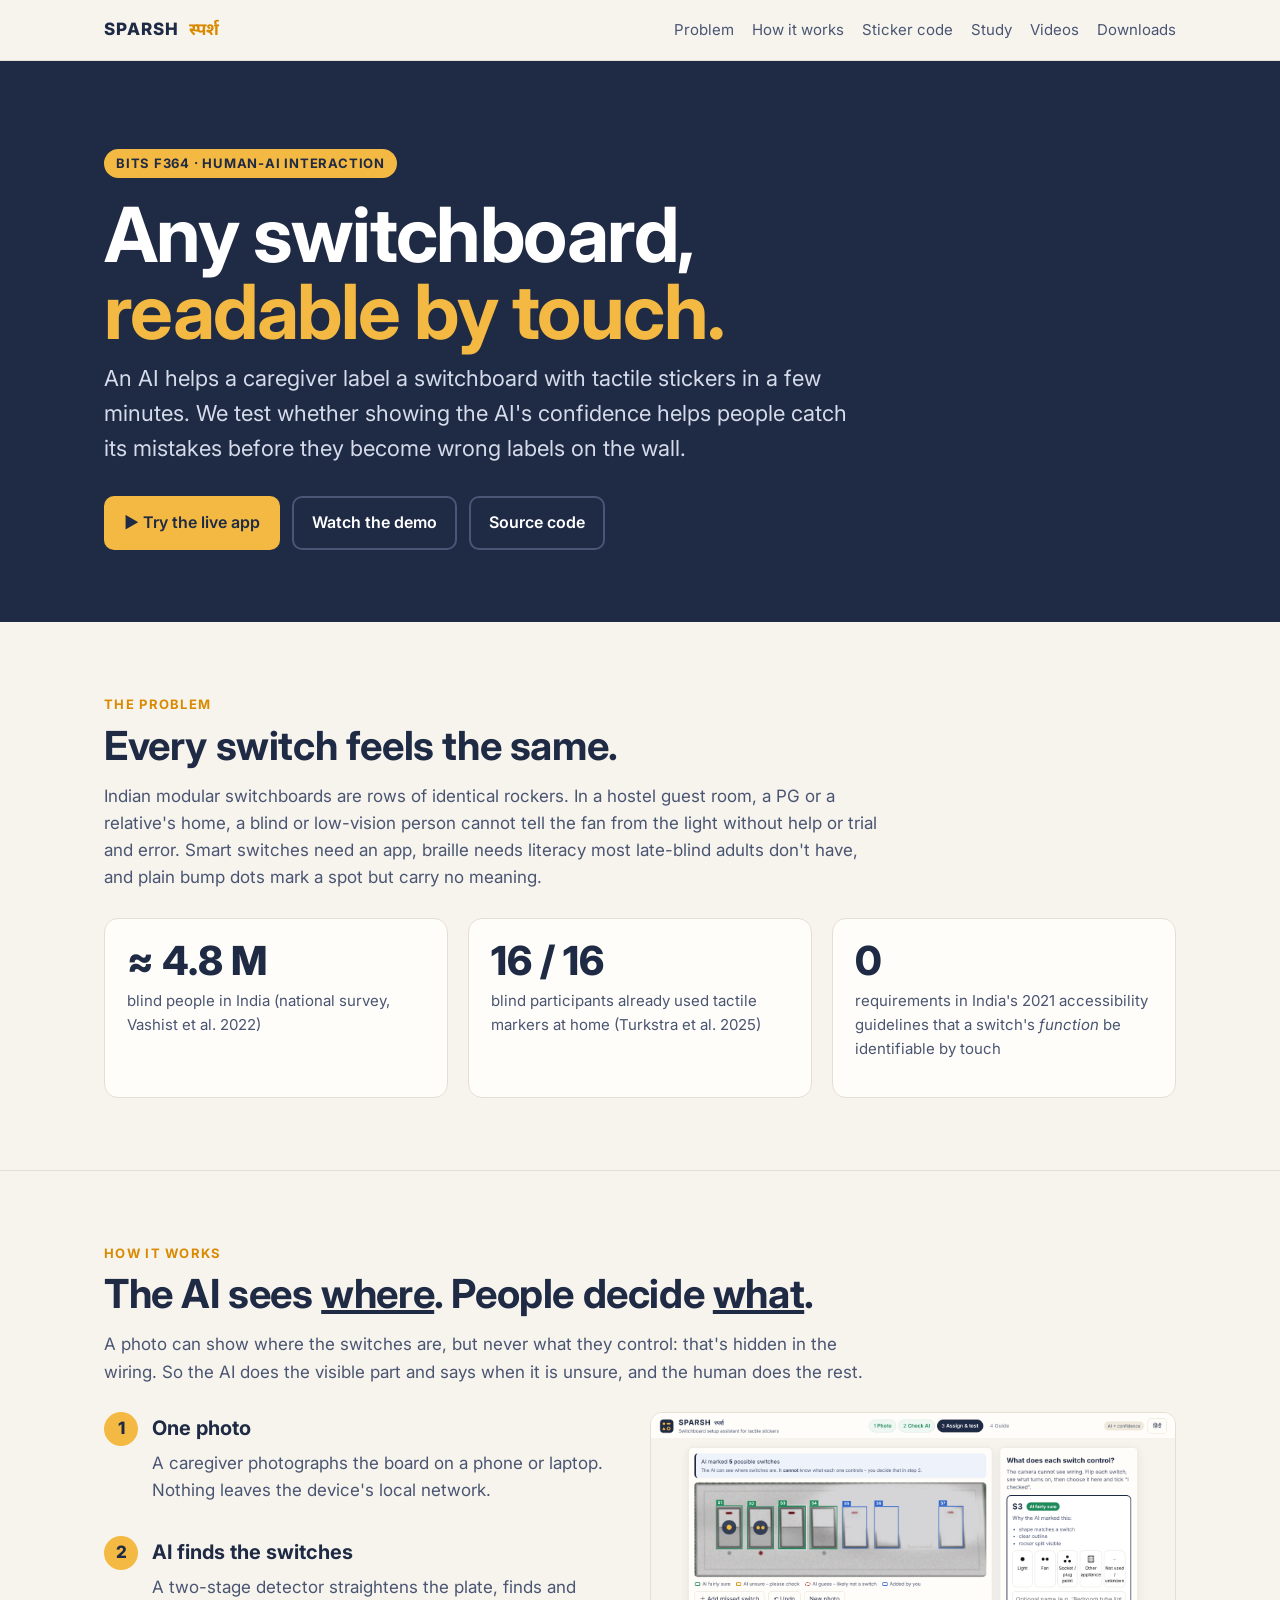
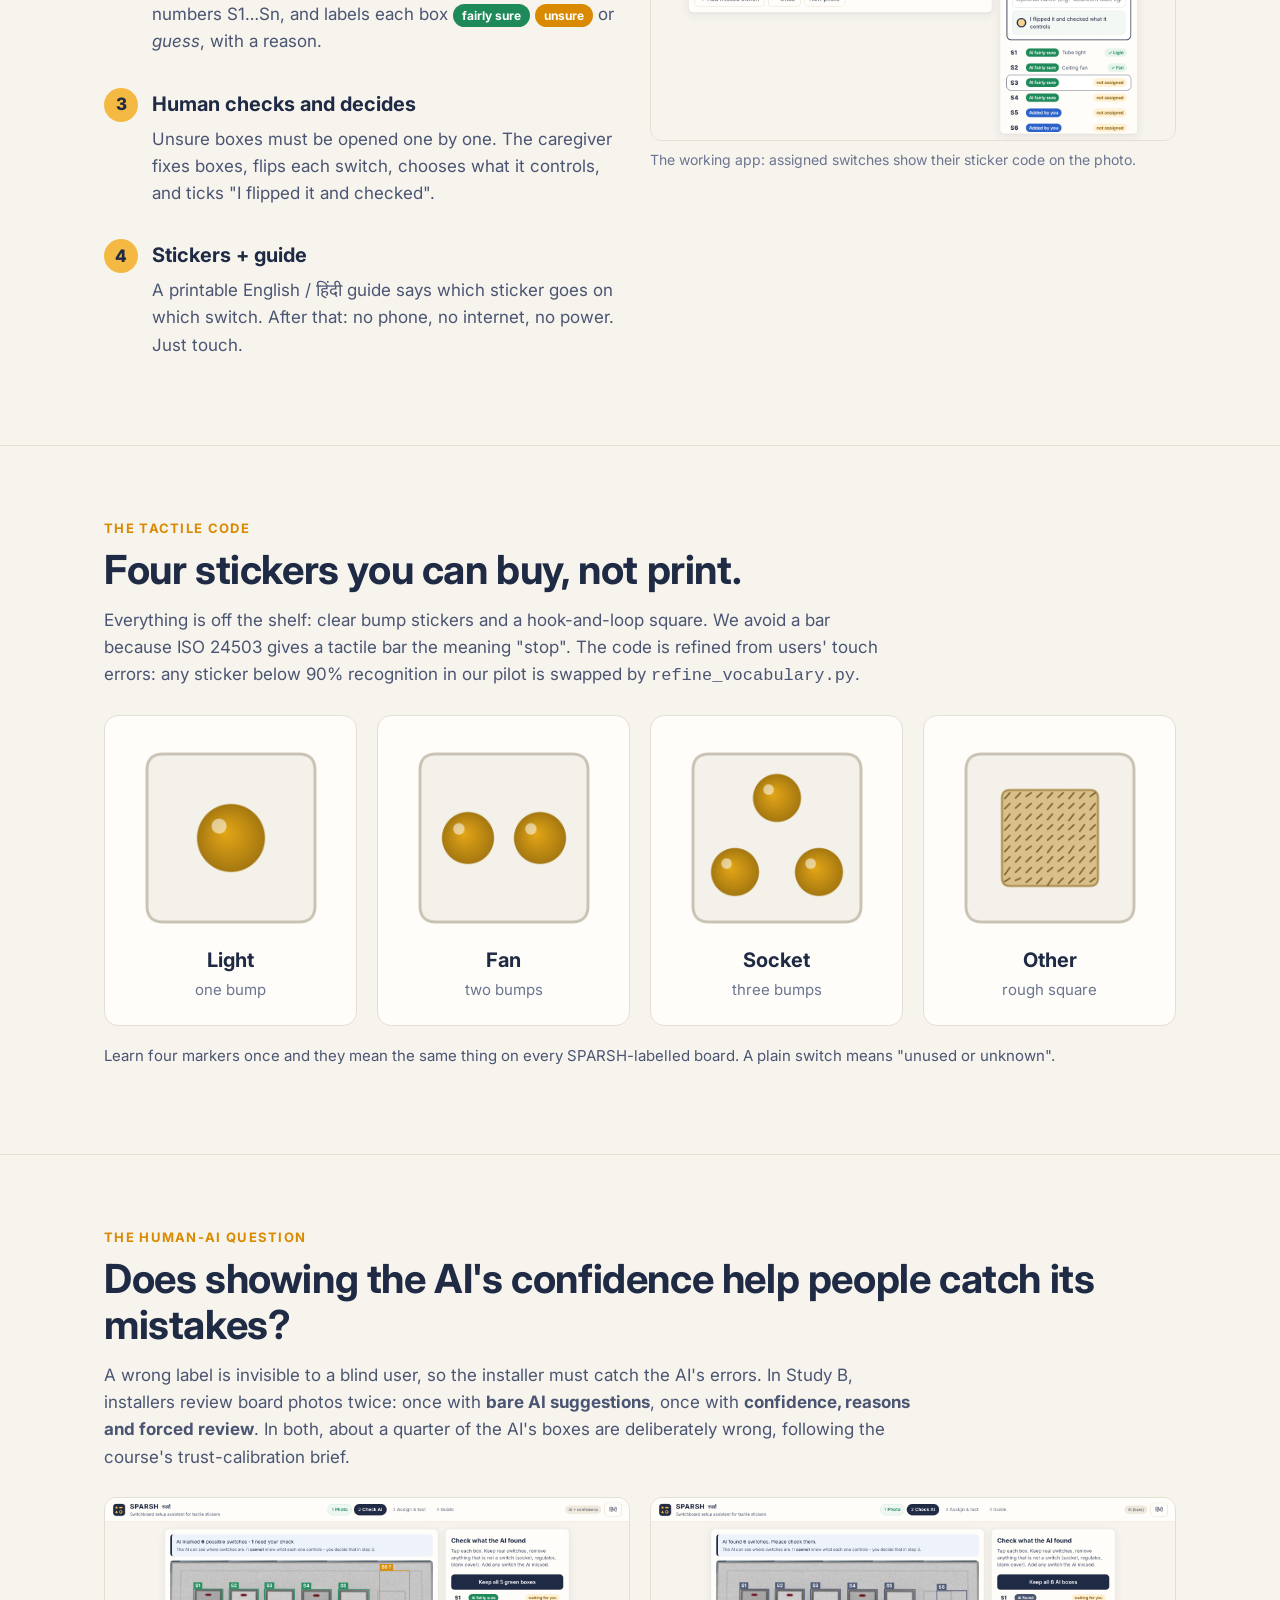
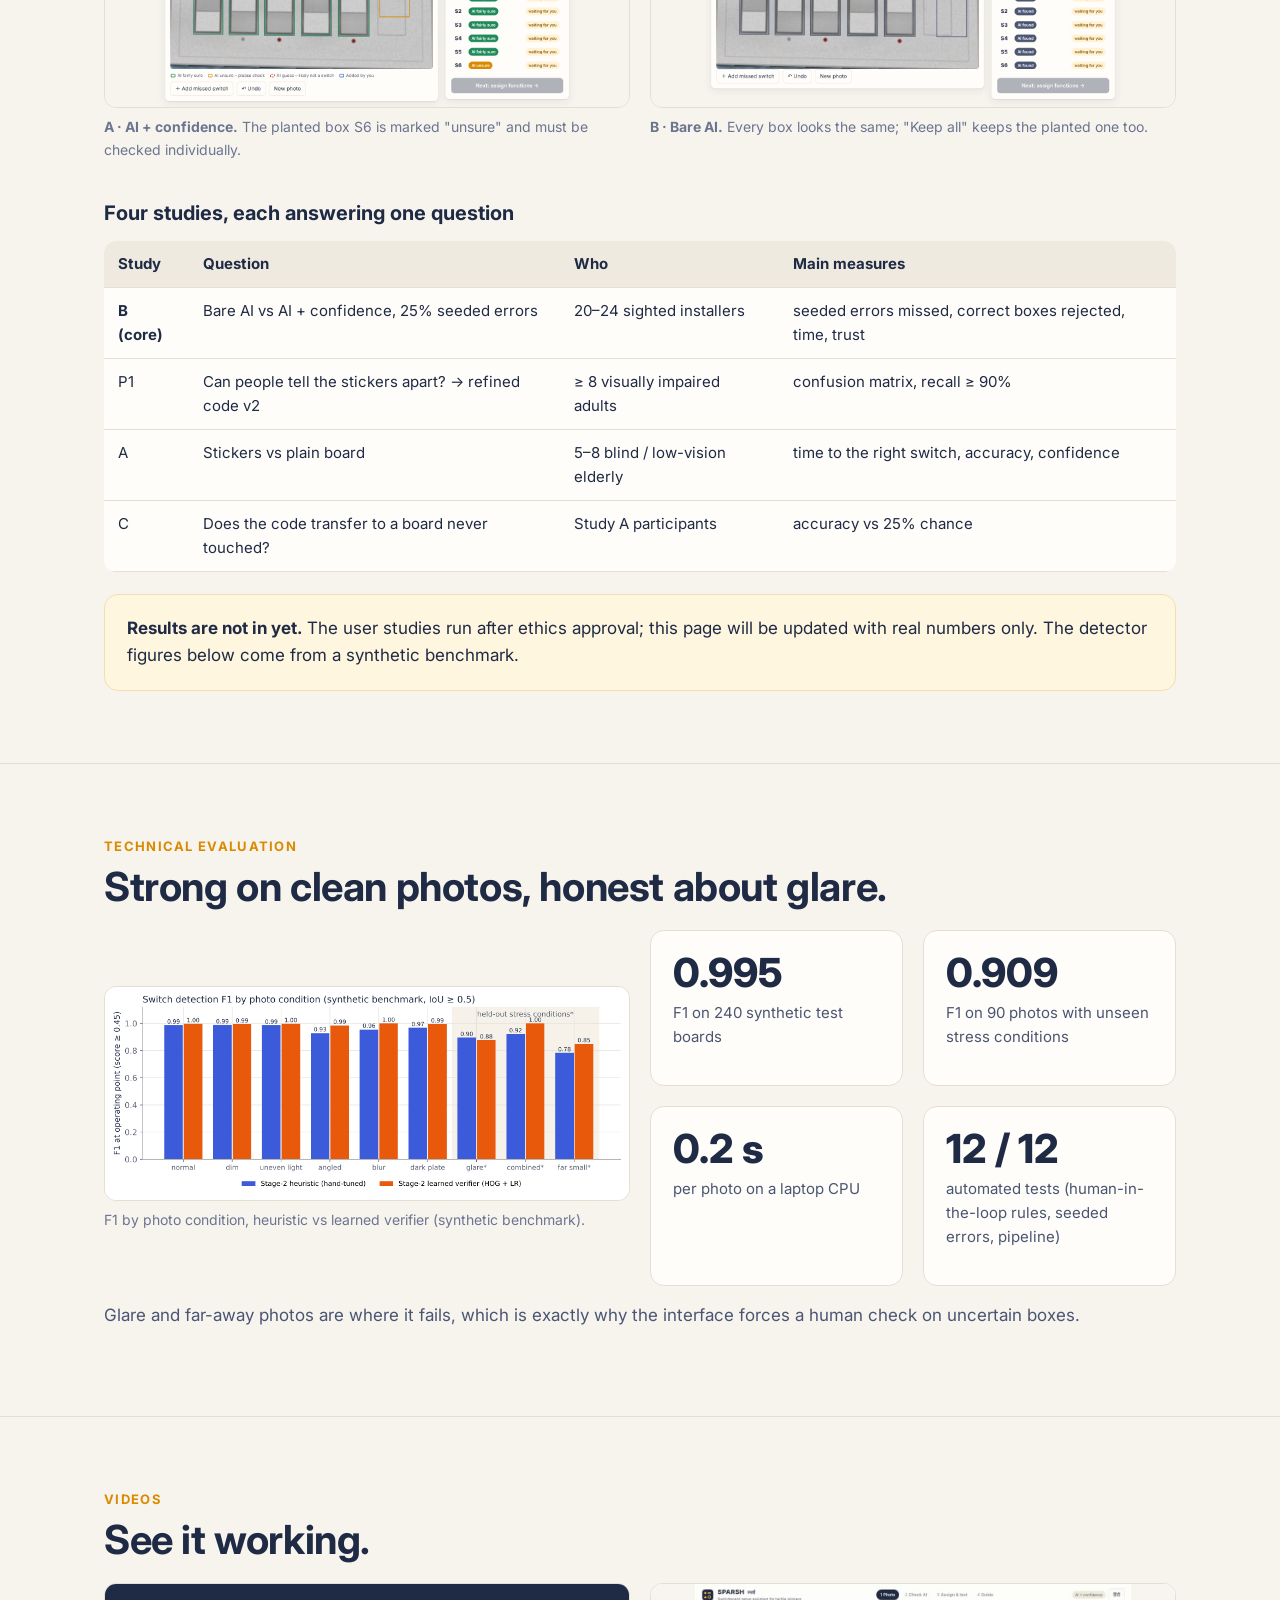
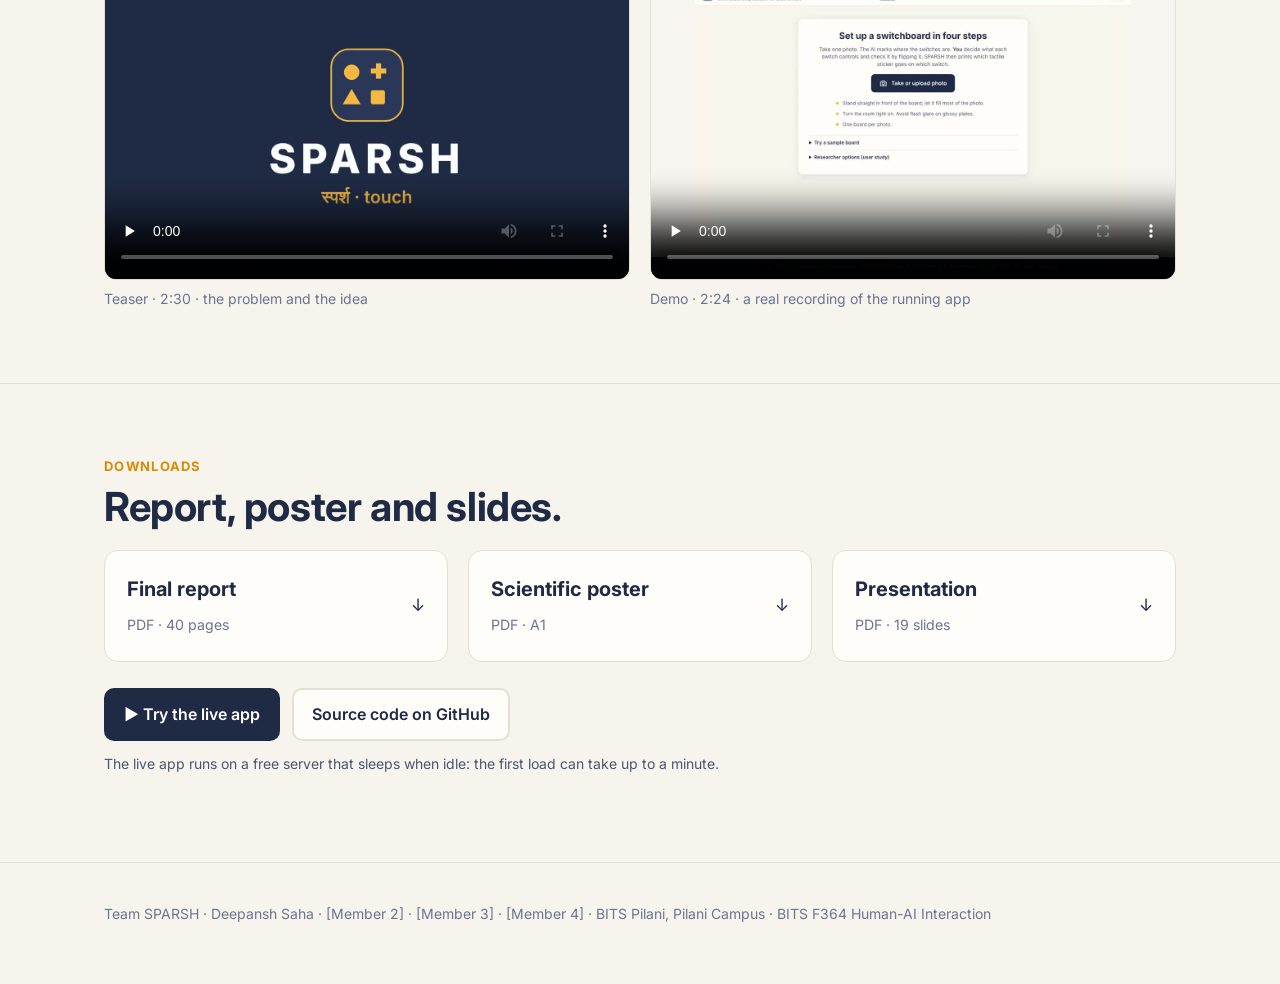
<file: index.html>
<!doctype html>
<html lang="en">
<head>
<meta charset="utf-8">
<meta name="viewport" content="width=device-width, initial-scale=1">
<title>SPARSH (स्पर्श) – AI-Assisted Tactile Labelling of Switchboards</title>
<meta name="description" content="BITS F364 Human-AI Interaction project: an AI helps caregivers label switchboards with tactile stickers, and we test whether showing the AI's confidence helps them catch its mistakes.">
<meta property="og:title" content="SPARSH – any switchboard, readable by touch">
<meta property="og:description" content="AI-assisted tactile labelling of switchboards for visually impaired and elderly users. BITS F364 Human-AI Interaction.">
<meta property="og:image" content="assets/teaser_poster.jpg">
<link rel="icon" href="data:image/svg+xml,%3Csvg xmlns='http://www.w3.org/2000/svg' viewBox='0 0 64 64'%3E%3Crect x='4' y='4' width='56' height='56' rx='14' fill='%231f2a44'/%3E%3Ccircle cx='22' cy='32' r='8' fill='%23f4b942'/%3E%3Ccircle cx='42' cy='32' r='8' fill='%23f4b942'/%3E%3C/svg%3E">
<link rel="preconnect" href="https://fonts.googleapis.com"><link rel="preconnect" href="https://fonts.gstatic.com" crossorigin>
<link href="https://fonts.googleapis.com/css2?family=Inter:wght@400;500;600;700;800&family=Noto+Sans+Devanagari:wght@600;700&display=swap" rel="stylesheet">
<style>
:root{--ink:#1f2a44;--ink2:#4a5572;--muted:#6b7590;--paper:#f7f4ee;--card:#fffdf9;--line:#e5dfd3;--acc:#f4b942;--acc2:#d98a00;--green:#1e8a5a;--red:#b54646;--max:1120px}
*{box-sizing:border-box}html{scroll-behavior:smooth}
body{margin:0;background:var(--paper);color:var(--ink);font:17px/1.6 Inter,"Noto Sans Devanagari",system-ui,sans-serif;-webkit-font-smoothing:antialiased}
a{color:inherit}img,video{max-width:100%;display:block}
.wrap{max-width:var(--max);margin:0 auto;padding:0 24px}
nav{position:sticky;top:0;z-index:10;background:rgba(247,244,238,.92);backdrop-filter:blur(8px);border-bottom:1px solid var(--line)}
nav .wrap{display:flex;align-items:center;gap:20px;height:60px}
.brand{font-weight:800;letter-spacing:.06em;text-decoration:none;display:flex;align-items:center;gap:10px}
.brand .hi{color:var(--acc2);font-weight:700;letter-spacing:0}
nav .links{margin-left:auto;display:flex;gap:18px;font-size:15px}
nav .links a{text-decoration:none;color:var(--ink2)}nav .links a:hover{color:var(--ink)}
header.hero{background:var(--ink);color:#fff;padding:88px 0 72px}
.hero .tag{display:inline-block;background:var(--acc);color:var(--ink);font-weight:700;font-size:13px;letter-spacing:.06em;border-radius:999px;padding:4px 12px}
.hero h1{font-size:clamp(40px,6vw,76px);line-height:1.02;margin:18px 0 10px;letter-spacing:-.02em}
.hero h1 span{color:var(--acc)}
.hero p.lead{font-size:clamp(18px,2vw,22px);color:#d5dbea;max-width:760px;margin:0 0 30px}
.btns{display:flex;flex-wrap:wrap;gap:12px}
.btn{display:inline-flex;align-items:center;gap:8px;border-radius:10px;padding:12px 18px;font-weight:600;text-decoration:none;font-size:16px;border:2px solid transparent}
.btn.primary{background:var(--acc);color:var(--ink)}.btn.ghost{border-color:#4a5677;color:#fff}.btn.ghost:hover{border-color:#8f99b5}
.btn.dark{background:var(--ink);color:#fff}.btn.line{border-color:var(--line);background:var(--card)}
section{padding:72px 0;border-bottom:1px solid var(--line)}
.eyebrow{font-size:13px;font-weight:700;letter-spacing:.1em;color:var(--acc2);text-transform:uppercase}
h2{font-size:clamp(28px,3.4vw,40px);line-height:1.15;margin:8px 0 14px;letter-spacing:-.01em}
h3{font-size:20px;margin:0 0 6px}
p{margin:0 0 14px;color:var(--ink2)}
.grid{display:grid;gap:20px}.g2{grid-template-columns:repeat(2,1fr)}.g3{grid-template-columns:repeat(3,1fr)}.g4{grid-template-columns:repeat(4,1fr)}
@media(max-width:860px){.g2,.g3,.g4{grid-template-columns:1fr 1fr}nav .links{display:none}}
@media(max-width:560px){.g2,.g3,.g4{grid-template-columns:1fr}}
.card{background:var(--card);border:1px solid var(--line);border-radius:14px;padding:22px}
.stat{font-size:40px;font-weight:800;line-height:1;color:var(--ink)}
.stat+p{margin-top:8px;font-size:15px}
.step{display:flex;gap:14px}.num{flex:none;width:34px;height:34px;border-radius:50%;background:var(--acc);font-weight:800;display:flex;align-items:center;justify-content:center}
.sticker{text-align:center}.sticker img{width:100%;max-width:200px;margin:0 auto}
.sticker b{display:block;font-size:20px;margin-top:6px}.sticker span{color:var(--muted);font-size:15px}
figure{margin:0}figure img,figure video{border-radius:12px;border:1px solid var(--line);background:#fff}
figcaption{font-size:14px;color:var(--muted);margin-top:8px}
.callout{background:#fff6df;border:1px solid #f1dfae;border-radius:14px;padding:20px 22px}
.callout p{color:var(--ink)}
table{width:100%;border-collapse:collapse;font-size:15px;background:var(--card);border-radius:12px;overflow:hidden}
th,td{text-align:left;padding:11px 14px;border-bottom:1px solid var(--line);vertical-align:top}th{background:#efeae0;font-weight:700}
.dl{display:flex;align-items:center;justify-content:space-between;gap:12px}
.dl small{color:var(--muted)}
footer{padding:40px 0 60px;color:var(--muted);font-size:14px}
.pill{display:inline-block;font-size:12px;font-weight:700;padding:2px 9px;border-radius:999px;color:#fff}
.pill.g{background:var(--green)}.pill.a{background:var(--acc2)}.pill.s{background:#4a5572}
</style>
</head>
<body>
<nav><div class="wrap">
  <a class="brand" href="#top">SPARSH <span class="hi">स्पर्श</span></a>
  <div class="links"><a href="#problem">Problem</a><a href="#how">How it works</a><a href="#code">Sticker code</a><a href="#study">Study</a><a href="#videos">Videos</a><a href="#downloads">Downloads</a></div>
</div></nav>

<header class="hero" id="top"><div class="wrap">
  <span class="tag">BITS F364 · HUMAN-AI INTERACTION</span>
  <h1>Any switchboard,<br><span>readable by touch.</span></h1>
  <p class="lead">An AI helps a caregiver label a switchboard with tactile stickers in a few minutes. We test whether showing the AI's confidence helps people catch its mistakes before they become wrong labels on the wall.</p>
  <div class="btns">
    <a class="btn primary" id="appLink" href="#" target="_blank" rel="noopener">▶ Try the live app</a>
    <a class="btn ghost" href="#videos">Watch the demo</a>
    <a class="btn ghost" id="repoLink" href="#" target="_blank" rel="noopener">Source code</a>
  </div>
</div></header>

<section id="problem"><div class="wrap">
  <div class="eyebrow">The problem</div>
  <h2>Every switch feels the same.</h2>
  <p style="max-width:780px">Indian modular switchboards are rows of identical rockers. In a hostel guest room, a PG or a relative's home, a blind or low-vision person cannot tell the fan from the light without help or trial and error. Smart switches need an app, braille needs literacy most late-blind adults don't have, and plain bump dots mark a spot but carry no meaning.</p>
  <div class="grid g3" style="margin-top:26px">
    <div class="card"><div class="stat">≈ 4.8 M</div><p>blind people in India (national survey, Vashist et al. 2022)</p></div>
    <div class="card"><div class="stat">16 / 16</div><p>blind participants already used tactile markers at home (Turkstra et al. 2025)</p></div>
    <div class="card"><div class="stat">0</div><p>requirements in India's 2021 accessibility guidelines that a switch's <i>function</i> be identifiable by touch</p></div>
  </div>
</div></section>

<section id="how"><div class="wrap">
  <div class="eyebrow">How it works</div>
  <h2>The AI sees <u>where</u>. People decide <u>what</u>.</h2>
  <p style="max-width:780px">A photo can show where the switches are, but never what they control: that's hidden in the wiring. So the AI does the visible part and says when it is unsure, and the human does the rest.</p>
  <div class="grid g2" style="margin-top:26px;align-items:start">
    <div class="grid" style="gap:18px">
      <div class="step"><div class="num">1</div><div><h3>One photo</h3><p>A caregiver photographs the board on a phone or laptop. Nothing leaves the device's local network.</p></div></div>
      <div class="step"><div class="num">2</div><div><h3>AI finds the switches</h3><p>A two-stage detector straightens the plate, finds and numbers S1…Sn, and labels each box <span class="pill g">fairly sure</span> <span class="pill a">unsure</span> or <i>guess</i>, with a reason.</p></div></div>
      <div class="step"><div class="num">3</div><div><h3>Human checks and decides</h3><p>Unsure boxes must be opened one by one. The caregiver fixes boxes, flips each switch, chooses what it controls, and ticks "I flipped it and checked".</p></div></div>
      <div class="step"><div class="num">4</div><div><h3>Stickers + guide</h3><p>A printable English / हिंदी guide says which sticker goes on which switch. After that: no phone, no internet, no power. Just touch.</p></div></div>
    </div>
    <figure><img src="assets/07_assign_mid.png" alt="The SPARSH app: switches detected and numbered, with the sticker code shown on each assigned switch" loading="lazy"><figcaption>The working app: assigned switches show their sticker code on the photo.</figcaption></figure>
  </div>
</div></section>

<section id="code"><div class="wrap">
  <div class="eyebrow">The tactile code</div>
  <h2>Four stickers you can buy, not print.</h2>
  <p style="max-width:780px">Everything is off the shelf: clear bump stickers and a hook-and-loop square. We avoid a bar because ISO 24503 gives a tactile bar the meaning "stop". The code is refined from users' touch errors: any sticker below 90% recognition in our pilot is swapped by <code>refine_vocabulary.py</code>.</p>
  <div class="grid g4" style="margin-top:26px">
    <div class="sticker card"><img src="assets/stk_light.png" alt="One bump"><b>Light</b><span>one bump</span></div>
    <div class="sticker card"><img src="assets/stk_fan.png" alt="Two bumps"><b>Fan</b><span>two bumps</span></div>
    <div class="sticker card"><img src="assets/stk_socket.png" alt="Three bumps in a triangle"><b>Socket</b><span>three bumps</span></div>
    <div class="sticker card"><img src="assets/stk_other.png" alt="Rough square"><b>Other</b><span>rough square</span></div>
  </div>
  <p style="margin-top:18px;font-size:15px">Learn four markers once and they mean the same thing on every SPARSH-labelled board. A plain switch means "unused or unknown".</p>
</div></section>

<section id="study"><div class="wrap">
  <div class="eyebrow">The human-AI question</div>
  <h2>Does showing the AI's confidence help people catch its mistakes?</h2>
  <p style="max-width:820px">A wrong label is invisible to a blind user, so the installer must catch the AI's errors. In Study B, installers review board photos twice: once with <b>bare AI suggestions</b>, once with <b>confidence, reasons and forced review</b>. In both, about a quarter of the AI's boxes are deliberately wrong, following the course's trust-calibration brief.</p>
  <div class="grid g2" style="margin-top:26px">
    <figure><img src="assets/studyB_ai.png" alt="AI with confidence: the planted box S6 is marked unsure" loading="lazy"><figcaption><b>A · AI + confidence.</b> The planted box S6 is marked "unsure" and must be checked individually.</figcaption></figure>
    <figure><img src="assets/studyB_ai_bare.png" alt="Bare AI: every box looks the same" loading="lazy"><figcaption><b>B · Bare AI.</b> Every box looks the same; "Keep all" keeps the planted one too.</figcaption></figure>
  </div>
  <h3 style="margin-top:36px">Four studies, each answering one question</h3>
  <table style="margin-top:12px">
    <tr><th>Study</th><th>Question</th><th>Who</th><th>Main measures</th></tr>
    <tr><td><b>B (core)</b></td><td>Bare AI vs AI + confidence, 25% seeded errors</td><td>20–24 sighted installers</td><td>seeded errors missed, correct boxes rejected, time, trust</td></tr>
    <tr><td>P1</td><td>Can people tell the stickers apart? → refined code v2</td><td>≥ 8 visually impaired adults</td><td>confusion matrix, recall ≥ 90%</td></tr>
    <tr><td>A</td><td>Stickers vs plain board</td><td>5–8 blind / low-vision elderly</td><td>time to the right switch, accuracy, confidence</td></tr>
    <tr><td>C</td><td>Does the code transfer to a board never touched?</td><td>Study A participants</td><td>accuracy vs 25% chance</td></tr>
  </table>
  <div class="callout" style="margin-top:22px"><p style="margin:0"><b>Results are not in yet.</b> The user studies run after ethics approval; this page will be updated with real numbers only. The detector figures below come from a synthetic benchmark.</p></div>
</div></section>

<section id="tech"><div class="wrap">
  <div class="eyebrow">Technical evaluation</div>
  <h2>Strong on clean photos, honest about glare.</h2>
  <div class="grid g2" style="margin-top:20px;align-items:center">
    <figure><img src="assets/detector_f1_by_condition.png" alt="Detector F1 by photo condition" loading="lazy"><figcaption>F1 by photo condition, heuristic vs learned verifier (synthetic benchmark).</figcaption></figure>
    <div class="grid g2">
      <div class="card"><div class="stat">0.995</div><p>F1 on 240 synthetic test boards</p></div>
      <div class="card"><div class="stat">0.909</div><p>F1 on 90 photos with unseen stress conditions</p></div>
      <div class="card"><div class="stat">0.2 s</div><p>per photo on a laptop CPU</p></div>
      <div class="card"><div class="stat">12 / 12</div><p>automated tests (human-in-the-loop rules, seeded errors, pipeline)</p></div>
    </div>
  </div>
  <p style="margin-top:16px">Glare and far-away photos are where it fails, which is exactly why the interface forces a human check on uncertain boxes.</p>
</div></section>

<section id="videos"><div class="wrap">
  <div class="eyebrow">Videos</div>
  <h2>See it working.</h2>
  <div class="grid g2" style="margin-top:20px">
    <figure><video controls preload="none" poster="assets/teaser_poster.jpg"><source src="assets/teaser.mp4" type="video/mp4"></video><figcaption>Teaser · 2:30 · the problem and the idea</figcaption></figure>
    <figure><video controls preload="none" poster="assets/demo_poster.jpg"><source src="assets/demo.mp4" type="video/mp4"></video><figcaption>Demo · 2:24 · a real recording of the running app</figcaption></figure>
  </div>
</div></section>

<section id="downloads"><div class="wrap">
  <div class="eyebrow">Downloads</div>
  <h2>Report, poster and slides.</h2>
  <div class="grid g3" style="margin-top:20px">
    <a class="card dl" href="assets/SPARSH_final_report.pdf" target="_blank" rel="noopener" style="text-decoration:none"><div><h3>Final report</h3><small>PDF · 40 pages</small></div><span>↓</span></a>
    <a class="card dl" href="assets/SPARSH_poster_A1.pdf" target="_blank" rel="noopener" style="text-decoration:none"><div><h3>Scientific poster</h3><small>PDF · A1</small></div><span>↓</span></a>
    <a class="card dl" href="assets/SPARSH_presentation.pdf" target="_blank" rel="noopener" style="text-decoration:none"><div><h3>Presentation</h3><small>PDF · 19 slides</small></div><span>↓</span></a>
  </div>
  <div class="btns" style="margin-top:26px">
    <a class="btn dark" id="appLink2" href="#" target="_blank" rel="noopener">▶ Try the live app</a>
    <a class="btn line" id="repoLink2" href="#" target="_blank" rel="noopener">Source code on GitHub</a>
  </div>
  <p style="font-size:14px;margin-top:12px">The live app runs on a free server that sleeps when idle: the first load can take up to a minute.</p>
</div></section>

<footer><div class="wrap">
  Team SPARSH · Deepansh Saha · [Member 2] · [Member 3] · [Member 4] · BITS Pilani, Pilani Campus · BITS F364 Human-AI Interaction
</div></footer>

<script>
// Set these two after deploying (see README).
const APP_URL = "https://sparsh-bits-hai.onrender.com";
const REPO_URL = "https://github.com/samyakbansal5-eng/sparsh-hai";
for (const id of ["appLink", "appLink2"]) document.getElementById(id).href = APP_URL;
for (const id of ["repoLink", "repoLink2"]) document.getElementById(id).href = REPO_URL;
</script>
</body>
</html>
</file>
